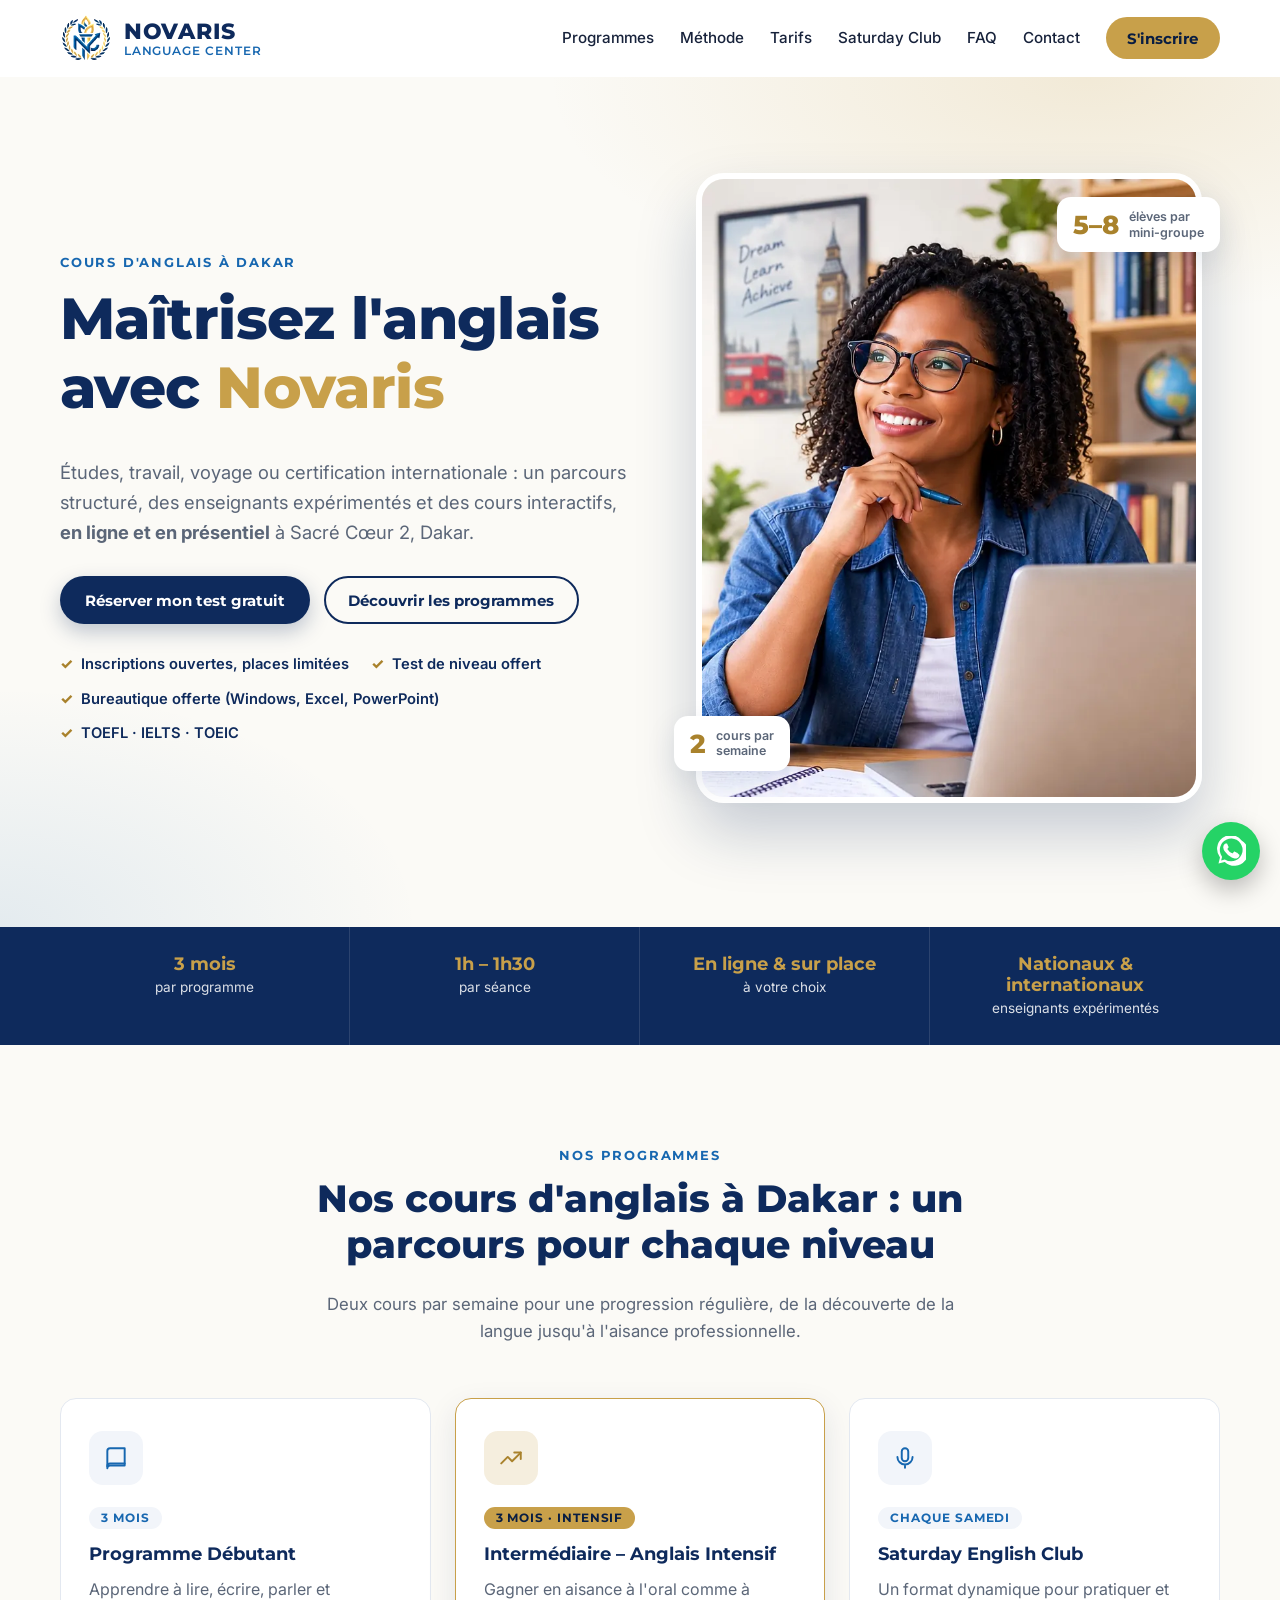
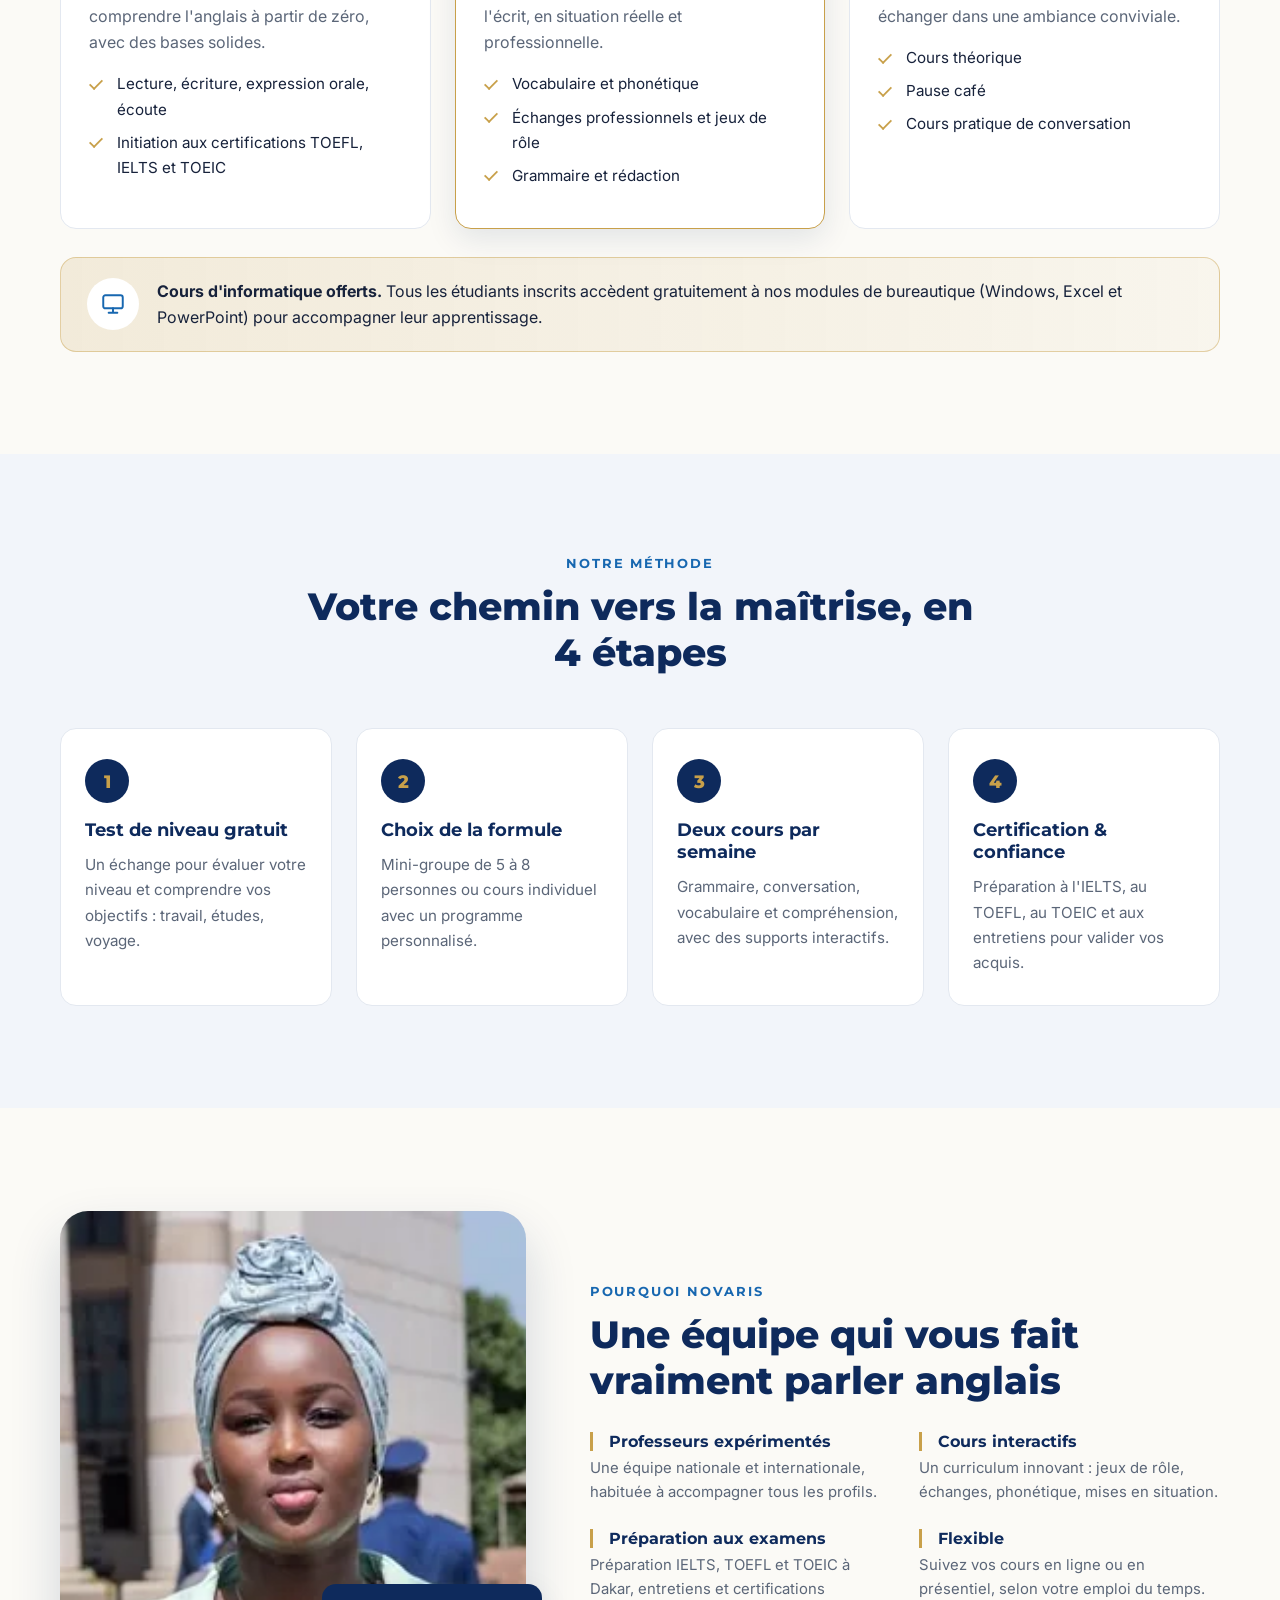
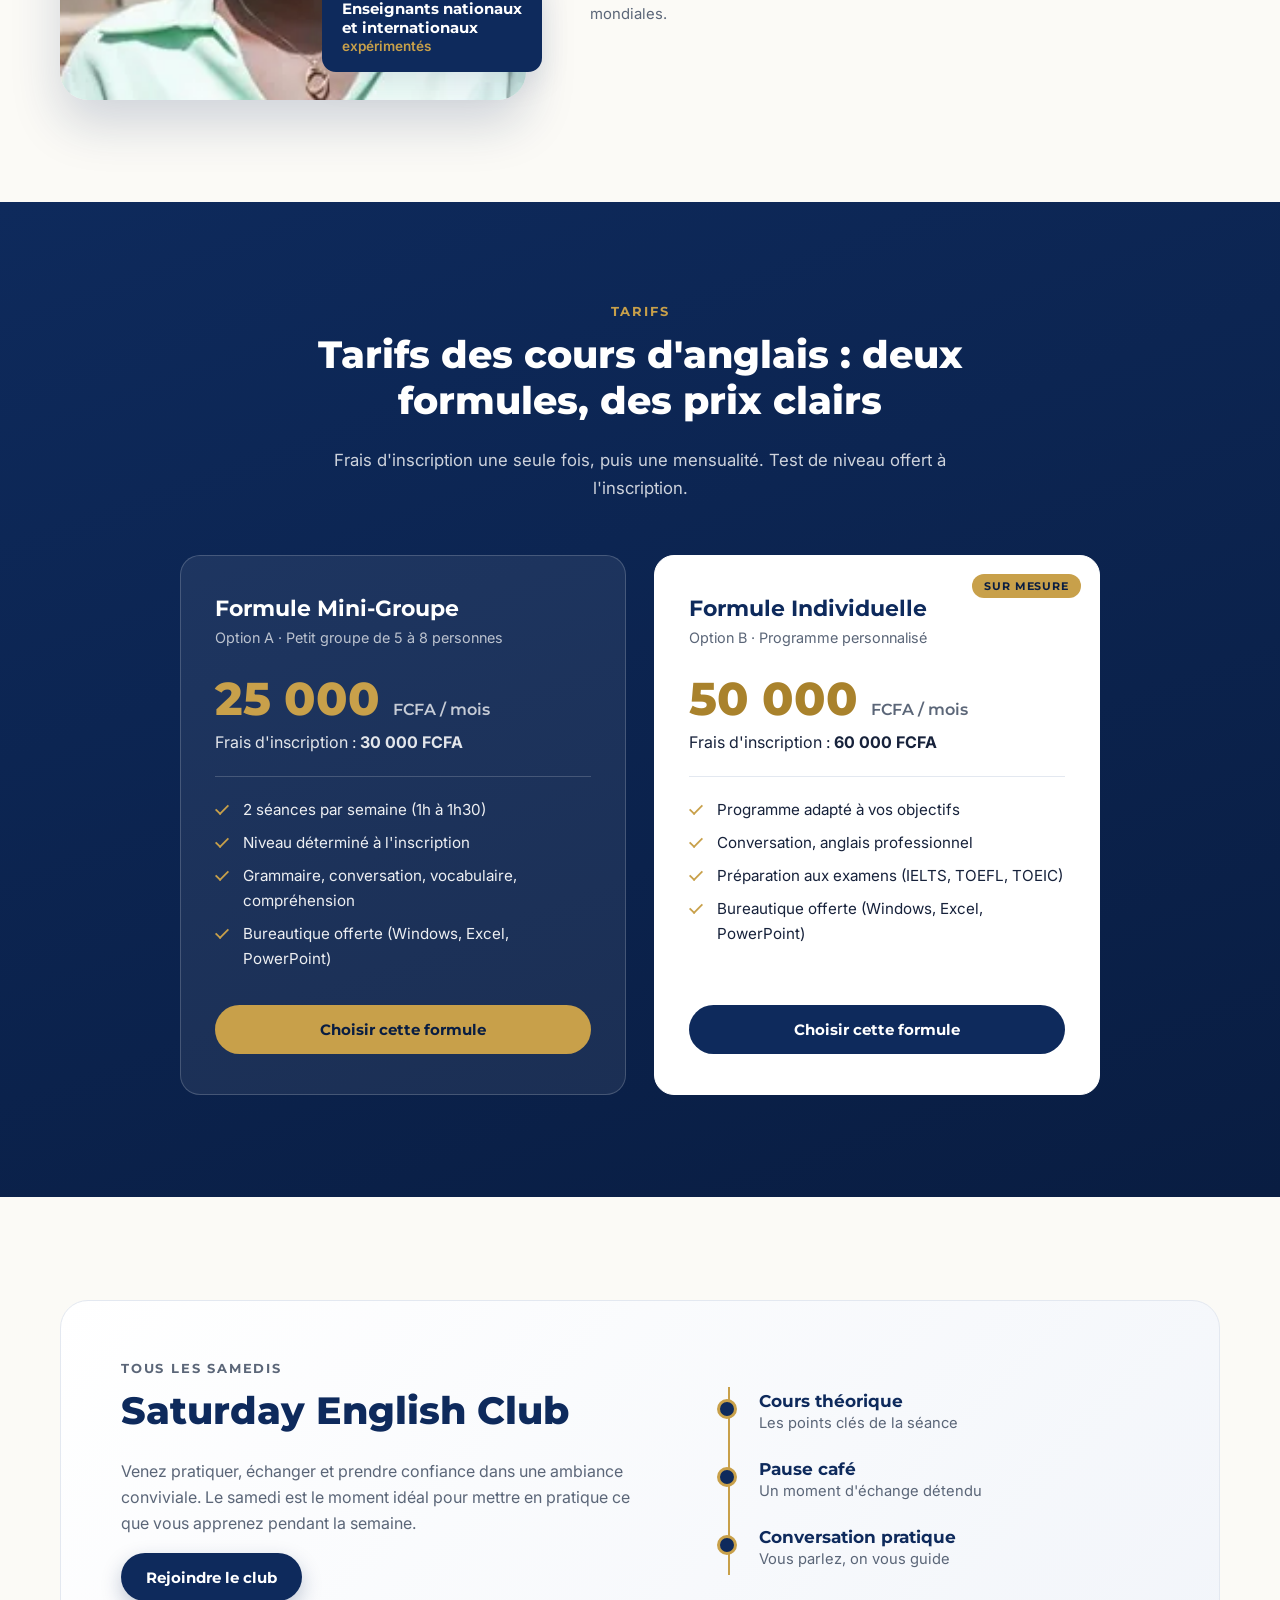
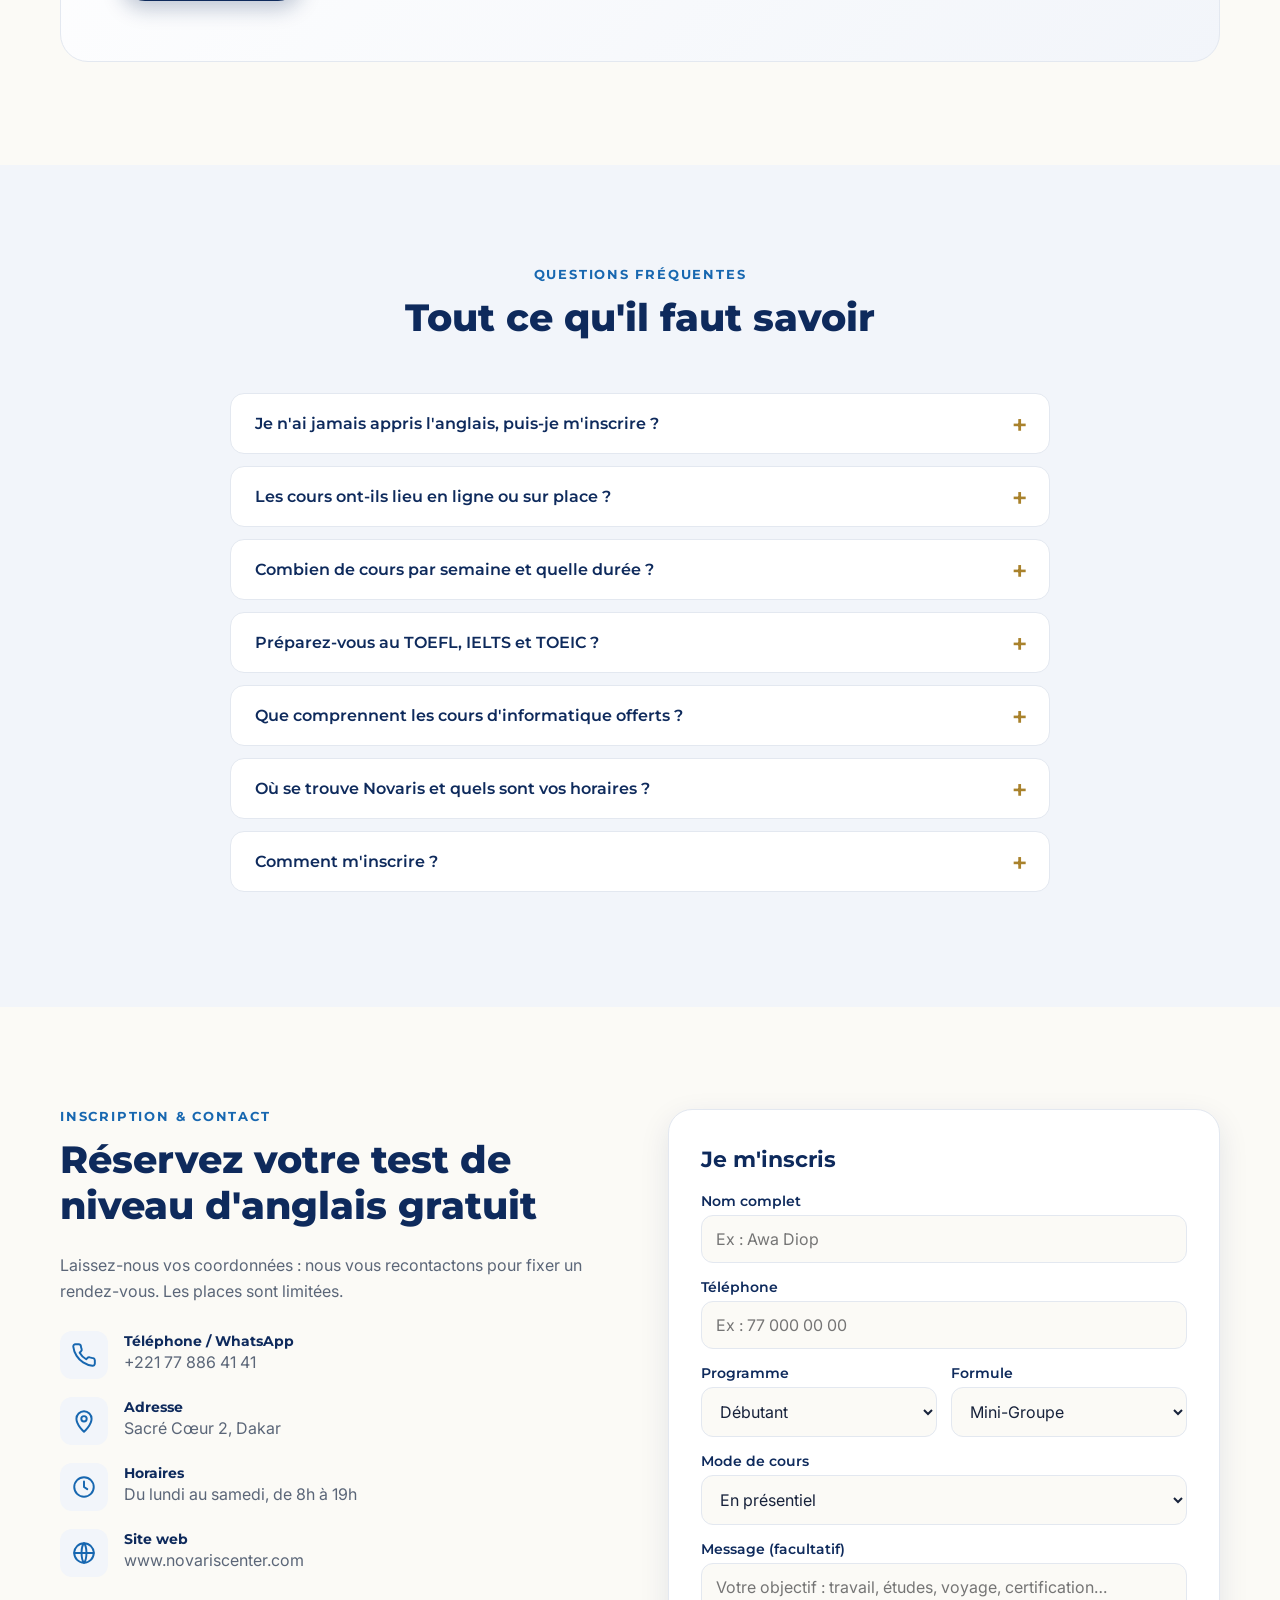
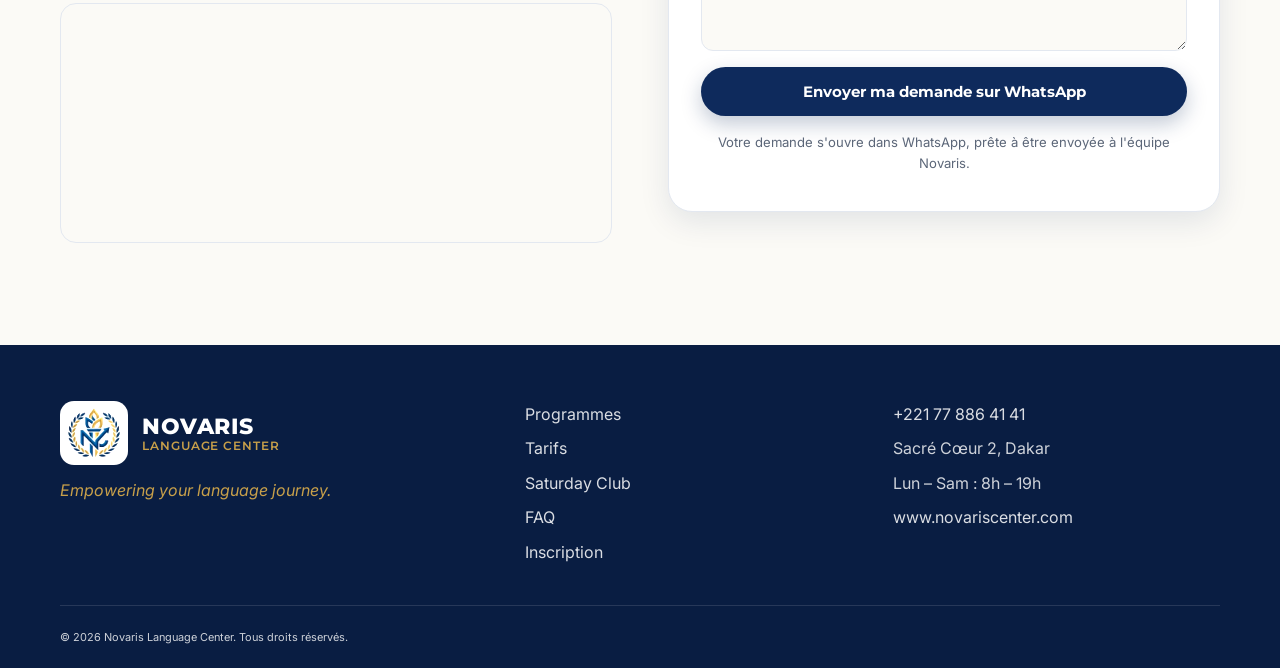
<file: index.html>
<!DOCTYPE html>
<html lang="fr">
<head>
  <meta charset="utf-8">
  <meta name="viewport" content="width=device-width, initial-scale=1">
  <title>Novaris Language Center | Cours d'anglais à Dakar</title>
  <meta name="description" content="Cours d'anglais à Dakar (Sacré Cœur 2) : mini-groupe ou individuel, en ligne ou en présentiel. Préparation TOEFL, IELTS, TOEIC. Test de niveau gratuit.">
  <meta name="robots" content="index, follow, max-image-preview:large">
  <link rel="canonical" href="https://www.novariscenter.com/">
  <meta name="theme-color" content="#0e2a5c">

  <meta property="og:site_name" content="Novaris Language Center">
  <meta property="og:type" content="website">
  <meta property="og:locale" content="fr_FR">
  <meta property="og:url" content="https://www.novariscenter.com/">
  <meta property="og:title" content="Novaris Language Center | Cours d'anglais à Dakar">
  <meta property="og:description" content="Maîtrisez l'anglais avec Novaris : mini-groupes, cours individuels, TOEFL, IELTS, TOEIC. Inscriptions ouvertes, places limitées.">
  <meta property="og:image" content="https://www.novariscenter.com/assets/img/affiche.jpg">
  <meta property="og:image:type" content="image/jpeg">
  <meta property="og:image:width" content="1024">
  <meta property="og:image:height" content="572">
  <meta property="og:image:alt" content="Affiche Novaris Language Center : maîtrisez l'anglais avec Novaris, inscriptions ouvertes">
  <meta name="twitter:card" content="summary_large_image">
  <meta name="twitter:title" content="Novaris Language Center | Cours d'anglais à Dakar">
  <meta name="twitter:description" content="Mini-groupes et cours individuels, en ligne ou en présentiel. Préparation TOEFL, IELTS, TOEIC.">
  <meta name="twitter:image" content="https://www.novariscenter.com/assets/img/affiche.jpg">

  <link rel="icon" href="favicon.ico" sizes="48x48">
  <link rel="icon" type="image/png" sizes="48x48" href="assets/img/favicon-48.png">
  <link rel="icon" type="image/png" sizes="192x192" href="assets/img/icon-192.png">
  <link rel="apple-touch-icon" href="assets/img/apple-touch-icon.png">
  <link rel="preconnect" href="https://fonts.googleapis.com">
  <link rel="preconnect" href="https://fonts.gstatic.com" crossorigin>
  <link href="https://fonts.googleapis.com/css2?family=Inter:wght@400;500;600&family=Montserrat:wght@600;700;800&display=swap" rel="stylesheet">
  <link rel="stylesheet" href="css/style.css">
  <script>document.documentElement.classList.add('js');</script>
  <script type="application/ld+json">
  {
    "@context": "https://schema.org",
    "@graph": [
      {
        "@type": "WebSite",
        "@id": "https://www.novariscenter.com/#website",
        "url": "https://www.novariscenter.com/",
        "name": "Novaris Language Center",
        "inLanguage": "fr",
        "publisher": { "@id": "https://www.novariscenter.com/#organization" }
      },
      {
        "@type": ["EducationalOrganization", "LocalBusiness"],
        "@id": "https://www.novariscenter.com/#organization",
        "name": "Novaris Language Center",
        "alternateName": "Novaris",
        "url": "https://www.novariscenter.com/",
        "description": "Centre de cours d'anglais à Dakar : mini-groupes et cours individuels, en ligne et en présentiel, préparation TOEFL, IELTS et TOEIC.",
        "slogan": "Empowering your language journey",
        "logo": {
          "@type": "ImageObject",
          "url": "https://www.novariscenter.com/assets/img/logo.png",
          "width": 280,
          "height": 280
        },
        "image": "https://www.novariscenter.com/assets/img/affiche.jpg",
        "telephone": "+221778864141",
        "address": {
          "@type": "PostalAddress",
          "streetAddress": "Sacré Cœur 2",
          "addressLocality": "Dakar",
          "addressCountry": "SN"
        },
        "areaServed": { "@type": "City", "name": "Dakar" },
        "knowsLanguage": ["fr", "en"],
        "openingHoursSpecification": [
          {
            "@type": "OpeningHoursSpecification",
            "dayOfWeek": ["Monday", "Tuesday", "Wednesday", "Thursday", "Friday", "Saturday"],
            "opens": "08:00",
            "closes": "19:00"
          }
        ],
        "priceRange": "25 000 - 50 000 FCFA par mois",
        "currenciesAccepted": "XOF",
        "hasOfferCatalog": {
          "@type": "OfferCatalog",
          "name": "Cours d'anglais",
          "itemListElement": [
            {
              "@type": "Offer",
              "name": "Formule Mini-Groupe",
              "price": "25000",
              "priceCurrency": "XOF",
              "description": "Mensualité de 25 000 FCFA, frais d'inscription de 30 000 FCFA. Petit groupe de 5 à 8 personnes, 2 séances par semaine.",
              "itemOffered": {
                "@type": "Course",
                "name": "Cours d'anglais en mini-groupe",
                "description": "Programmes Débutant et Intermédiaire (3 mois chacun), grammaire, conversation, vocabulaire et compréhension."
              }
            },
            {
              "@type": "Offer",
              "name": "Formule Individuelle",
              "price": "50000",
              "priceCurrency": "XOF",
              "description": "Mensualité de 50 000 FCFA, frais d'inscription de 60 000 FCFA. Programme personnalisé.",
              "itemOffered": {
                "@type": "Course",
                "name": "Cours d'anglais individuels",
                "description": "Conversation, anglais professionnel et préparation aux examens (TOEFL, IELTS, TOEIC)."
              }
            }
          ]
        }
      }
    ]
  }
  </script>
</head>
<body>

<a class="skip" href="#contenu">Aller au contenu</a>

<header class="header" id="header">
  <div class="container header__inner">
    <a class="brand" href="#accueil" aria-label="Novaris Language Center, accueil">
      <img src="assets/img/emblem.webp" alt="" width="52" height="48" class="brand__logo">
      <span class="brand__text">
        <strong>NOVARIS</strong>
        <small>Language Center</small>
      </span>
    </a>

    <nav class="nav" id="nav" aria-label="Navigation principale">
      <a href="#programmes">Programmes</a>
      <a href="#methode">Méthode</a>
      <a href="#tarifs">Tarifs</a>
      <a href="#club">Saturday Club</a>
      <a href="#faq">FAQ</a>
      <a href="#contact">Contact</a>
      <a class="btn btn--gold nav__cta" href="#inscription">S'inscrire</a>
    </nav>

    <button class="burger" id="burger" aria-label="Ouvrir le menu" aria-expanded="false" aria-controls="nav">
      <span></span><span></span><span></span>
    </button>
  </div>
</header>

<main id="contenu">

  <!-- HERO -->
  <section class="hero" id="accueil">
    <div class="container hero__grid">
      <div class="hero__copy">
        <h1><span class="h1__kicker">Cours d'anglais à Dakar<span class="sr-only"> : </span></span>Maîtrisez l'anglais<br>avec <span class="gold">Novaris</span></h1>
        <p class="lead">Études, travail, voyage ou certification internationale : un parcours structuré, des enseignants expérimentés et des cours interactifs, <strong>en ligne et en présentiel</strong> à Sacré Cœur 2, Dakar.</p>
        <div class="hero__actions">
          <a class="btn btn--primary" href="#inscription">Réserver mon test gratuit</a>
          <a class="btn btn--ghost" href="#programmes">Découvrir les programmes</a>
        </div>
        <ul class="hero__badges">
          <li>Inscriptions ouvertes, places limitées</li>
          <li>Test de niveau offert</li>
          <li>Bureautique offerte (Windows, Excel, PowerPoint)</li>
          <li>TOEFL · IELTS · TOEIC</li>
        </ul>
      </div>

      <div class="hero__visual">
        <div class="hero__frame">
          <img src="assets/img/hero.webp" alt="Apprenante souriante suivant un cours d'anglais sur ordinateur portable" width="760" height="1024" fetchpriority="high" decoding="async">
        </div>
        <div class="float float--a">
          <span class="float__num">2</span>
          <span class="float__txt">cours par<br>semaine</span>
        </div>
        <div class="float float--b">
          <span class="float__num">5–8</span>
          <span class="float__txt">élèves par<br>mini-groupe</span>
        </div>
      </div>
    </div>
  </section>

  <!-- CHIFFRES / ATOUTS RAPIDES -->
  <section class="strip" aria-label="Nos atouts">
    <div class="container strip__grid">
      <div><strong>3 mois</strong><span>par programme</span></div>
      <div><strong>1h – 1h30</strong><span>par séance</span></div>
      <div><strong>En ligne &amp; sur place</strong><span>à votre choix</span></div>
      <div><strong>Nationaux &amp; internationaux</strong><span>enseignants expérimentés</span></div>
    </div>
  </section>

  <!-- PROGRAMMES -->
  <section class="section" id="programmes">
    <div class="container">
      <header class="section__head reveal">
        <p class="eyebrow">Nos programmes</p>
        <h2>Nos cours d'anglais à Dakar : un parcours pour chaque niveau</h2>
        <p>Deux cours par semaine pour une progression régulière, de la découverte de la langue jusqu'à l'aisance professionnelle.</p>
      </header>

      <div class="cards">
        <article class="card reveal">
          <div class="card__icon" aria-hidden="true">
            <svg viewBox="0 0 24 24"><path d="M4 5.5A2.5 2.5 0 0 1 6.5 3H20v16H6.5A2.5 2.5 0 0 0 4 21.5v-16z"/><path d="M4 19.5A2.5 2.5 0 0 1 6.5 17H20"/></svg>
          </div>
          <span class="tag">3 mois</span>
          <h3>Programme Débutant</h3>
          <p>Apprendre à lire, écrire, parler et comprendre l'anglais à partir de zéro, avec des bases solides.</p>
          <ul class="ticks">
            <li>Lecture, écriture, expression orale, écoute</li>
            <li>Initiation aux certifications TOEFL, IELTS et TOEIC</li>
          </ul>
        </article>

        <article class="card card--featured reveal">
          <div class="card__icon" aria-hidden="true">
            <svg viewBox="0 0 24 24"><path d="M3 17l6-6 4 4 8-8"/><path d="M15 7h6v6"/></svg>
          </div>
          <span class="tag tag--gold">3 mois · Intensif</span>
          <h3>Intermédiaire – Anglais Intensif</h3>
          <p>Gagner en aisance à l'oral comme à l'écrit, en situation réelle et professionnelle.</p>
          <ul class="ticks">
            <li>Vocabulaire et phonétique</li>
            <li>Échanges professionnels et jeux de rôle</li>
            <li>Grammaire et rédaction</li>
          </ul>
        </article>

        <article class="card reveal">
          <div class="card__icon" aria-hidden="true">
            <svg viewBox="0 0 24 24"><path d="M12 15a3 3 0 0 0 3-3V6a3 3 0 0 0-6 0v6a3 3 0 0 0 3 3z"/><path d="M19 11a7 7 0 0 1-14 0M12 18v3"/></svg>
          </div>
          <span class="tag">Chaque samedi</span>
          <h3>Saturday English Club</h3>
          <p>Un format dynamique pour pratiquer et échanger dans une ambiance conviviale.</p>
          <ul class="ticks">
            <li>Cours théorique</li>
            <li>Pause café</li>
            <li>Cours pratique de conversation</li>
          </ul>
        </article>
      </div>

      <div class="banner reveal">
        <div class="banner__icon" aria-hidden="true">
          <svg viewBox="0 0 24 24"><rect x="3" y="4" width="18" height="12" rx="2"/><path d="M8 20h8M12 16v4"/></svg>
        </div>
        <p><strong>Cours d'informatique offerts.</strong> Tous les étudiants inscrits accèdent gratuitement à nos modules de bureautique (Windows, Excel et PowerPoint) pour accompagner leur apprentissage.</p>
      </div>
    </div>
  </section>

  <!-- MÉTHODE -->
  <section class="section section--tint" id="methode">
    <div class="container">
      <header class="section__head reveal">
        <p class="eyebrow">Notre méthode</p>
        <h2>Votre chemin vers la maîtrise, en 4 étapes</h2>
      </header>

      <ol class="steps">
        <li class="reveal">
          <span class="steps__n">1</span>
          <h3>Test de niveau gratuit</h3>
          <p>Un échange pour évaluer votre niveau et comprendre vos objectifs : travail, études, voyage.</p>
        </li>
        <li class="reveal">
          <span class="steps__n">2</span>
          <h3>Choix de la formule</h3>
          <p>Mini-groupe de 5 à 8 personnes ou cours individuel avec un programme personnalisé.</p>
        </li>
        <li class="reveal">
          <span class="steps__n">3</span>
          <h3>Deux cours par semaine</h3>
          <p>Grammaire, conversation, vocabulaire et compréhension, avec des supports interactifs.</p>
        </li>
        <li class="reveal">
          <span class="steps__n">4</span>
          <h3>Certification &amp; confiance</h3>
          <p>Préparation à l'IELTS, au TOEFL, au TOEIC et aux entretiens pour valider vos acquis.</p>
        </li>
      </ol>
    </div>
  </section>

  <!-- POURQUOI NOUS -->
  <section class="section" id="pourquoi">
    <div class="container split">
      <div class="split__media reveal">
        <img src="assets/img/teacher.webp" alt="Une enseignante de l'équipe Novaris" width="291" height="249" loading="lazy" decoding="async">
        <div class="split__chip">
          <strong>Enseignants nationaux<br>et internationaux</strong>
          <span>expérimentés</span>
        </div>
      </div>

      <div class="split__copy reveal">
        <p class="eyebrow">Pourquoi Novaris</p>
        <h2>Une équipe qui vous fait vraiment parler anglais</h2>
        <ul class="features">
          <li>
            <h3>Professeurs expérimentés</h3>
            <p>Une équipe nationale et internationale, habituée à accompagner tous les profils.</p>
          </li>
          <li>
            <h3>Cours interactifs</h3>
            <p>Un curriculum innovant : jeux de rôle, échanges, phonétique, mises en situation.</p>
          </li>
          <li>
            <h3>Préparation aux examens</h3>
            <p>Préparation IELTS, TOEFL et TOEIC à Dakar, entretiens et certifications mondiales.</p>
          </li>
          <li>
            <h3>Flexible</h3>
            <p>Suivez vos cours en ligne ou en présentiel, selon votre emploi du temps.</p>
          </li>
        </ul>
      </div>
    </div>
  </section>

  <!-- TARIFS -->
  <section class="section section--navy" id="tarifs">
    <div class="container">
      <header class="section__head section__head--light reveal">
        <p class="eyebrow eyebrow--gold">Tarifs</p>
        <h2>Tarifs des cours d'anglais : deux formules, des prix clairs</h2>
        <p>Frais d'inscription une seule fois, puis une mensualité. Test de niveau offert à l'inscription.</p>
      </header>

      <div class="pricing">
        <article class="price reveal">
          <h3>Formule Mini-Groupe</h3>
          <p class="price__sub">Option A · Petit groupe de 5 à 8 personnes</p>
          <p class="price__amount">25 000 <span>FCFA / mois</span></p>
          <p class="price__fee">Frais d'inscription : <strong>30 000 FCFA</strong></p>
          <ul class="ticks ticks--light">
            <li>2 séances par semaine (1h à 1h30)</li>
            <li>Niveau déterminé à l'inscription</li>
            <li>Grammaire, conversation, vocabulaire, compréhension</li>
            <li>Bureautique offerte (Windows, Excel, PowerPoint)</li>
          </ul>
          <a class="btn btn--gold" href="#inscription" data-formule="Mini-Groupe">Choisir cette formule</a>
        </article>

        <article class="price price--alt reveal">
          <span class="price__ribbon">Sur mesure</span>
          <h3>Formule Individuelle</h3>
          <p class="price__sub">Option B · Programme personnalisé</p>
          <p class="price__amount">50 000 <span>FCFA / mois</span></p>
          <p class="price__fee">Frais d'inscription : <strong>60 000 FCFA</strong></p>
          <ul class="ticks ticks--light">
            <li>Programme adapté à vos objectifs</li>
            <li>Conversation, anglais professionnel</li>
            <li>Préparation aux examens (IELTS, TOEFL, TOEIC)</li>
            <li>Bureautique offerte (Windows, Excel, PowerPoint)</li>
          </ul>
          <a class="btn btn--gold" href="#inscription" data-formule="Individuelle">Choisir cette formule</a>
        </article>
      </div>
    </div>
  </section>

  <!-- SATURDAY CLUB -->
  <section class="section" id="club">
    <div class="container club reveal">
      <div class="club__copy">
        <p class="eyebrow">Tous les samedis</p>
        <h2>Saturday English Club</h2>
        <p>Venez pratiquer, échanger et prendre confiance dans une ambiance conviviale. Le samedi est le moment idéal pour mettre en pratique ce que vous apprenez pendant la semaine.</p>
        <a class="btn btn--primary" href="#inscription" data-programme="Saturday English Club">Rejoindre le club</a>
      </div>
      <ol class="club__timeline">
        <li><strong>Cours théorique</strong><span>Les points clés de la séance</span></li>
        <li><strong>Pause café</strong><span>Un moment d'échange détendu</span></li>
        <li><strong>Conversation pratique</strong><span>Vous parlez, on vous guide</span></li>
      </ol>
    </div>
  </section>

  <!-- FAQ -->
  <section class="section section--tint" id="faq">
    <div class="container container--narrow">
      <header class="section__head reveal">
        <p class="eyebrow">Questions fréquentes</p>
        <h2>Tout ce qu'il faut savoir</h2>
      </header>

      <div class="faq reveal">
        <details>
          <summary>Je n'ai jamais appris l'anglais, puis-je m'inscrire ?</summary>
          <p>Oui. Le Programme Débutant (3 mois) vous apprend à lire, écrire, parler et comprendre depuis le début. Votre niveau est déterminé lors du test gratuit.</p>
        </details>
        <details>
          <summary>Les cours ont-ils lieu en ligne ou sur place ?</summary>
          <p>Les deux. Vous pouvez suivre les cours en présentiel à Sacré Cœur 2, Dakar, ou en ligne selon votre disponibilité.</p>
        </details>
        <details>
          <summary>Combien de cours par semaine et quelle durée ?</summary>
          <p>Deux séances par semaine, de 1h à 1h30 chacune, pour une progression constante.</p>
        </details>
        <details>
          <summary>Préparez-vous au TOEFL, IELTS et TOEIC ?</summary>
          <p>Oui. Le programme Débutant propose une initiation à ces certifications, et la formule individuelle permet une préparation ciblée aux examens et aux entretiens.</p>
        </details>
        <details>
          <summary>Que comprennent les cours d'informatique offerts ?</summary>
          <p>Il s'agit de cours de bureautique : Windows, Excel et PowerPoint. Tous les étudiants inscrits y accèdent gratuitement, en complément de leur apprentissage de l'anglais.</p>
        </details>
        <details>
          <summary>Où se trouve Novaris et quels sont vos horaires ?</summary>
          <p>Novaris Language Center est situé à Sacré Cœur 2, à Dakar. Nous sommes ouverts du lundi au samedi, de 8h à 19h.</p>
        </details>
        <details>
          <summary>Comment m'inscrire ?</summary>
          <p>Remplissez le formulaire ci-dessous, appelez-nous au +221 77 886 41 41 ou passez nous voir à Sacré Cœur 2. Nous fixons ensuite votre test de niveau gratuit.</p>
        </details>
      </div>
    </div>
  </section>

  <!-- INSCRIPTION / CONTACT -->
  <section class="section" id="inscription">
    <div class="container contact" id="contact">
      <div class="contact__info reveal">
        <p class="eyebrow">Inscription &amp; contact</p>
        <h2>Réservez votre test de niveau d'anglais gratuit</h2>
        <p>Laissez-nous vos coordonnées : nous vous recontactons pour fixer un rendez-vous. Les places sont limitées.</p>

        <ul class="info">
          <li>
            <span class="info__icon" aria-hidden="true"><svg viewBox="0 0 24 24"><path d="M22 16.9v3a2 2 0 0 1-2.2 2 19.8 19.8 0 0 1-8.6-3.1 19.5 19.5 0 0 1-6-6A19.8 19.8 0 0 1 2.1 4.2 2 2 0 0 1 4.1 2h3a2 2 0 0 1 2 1.7c.1 1 .4 1.9.7 2.8a2 2 0 0 1-.5 2.1L8 9.9a16 16 0 0 0 6 6l1.3-1.3a2 2 0 0 1 2.1-.4c.9.3 1.8.6 2.8.7a2 2 0 0 1 1.7 2z"/></svg></span>
            <div><strong>Téléphone / WhatsApp</strong><a href="tel:+221778864141">+221 77 886 41 41</a></div>
          </li>
          <li>
            <span class="info__icon" aria-hidden="true"><svg viewBox="0 0 24 24"><path d="M12 22s7-6.2 7-12a7 7 0 0 0-14 0c0 5.8 7 12 7 12z"/><circle cx="12" cy="10" r="2.5"/></svg></span>
            <div><strong>Adresse</strong><span>Sacré Cœur 2, Dakar</span></div>
          </li>
          <li>
            <span class="info__icon" aria-hidden="true"><svg viewBox="0 0 24 24"><circle cx="12" cy="12" r="9"/><path d="M12 7v5l3 2"/></svg></span>
            <div><strong>Horaires</strong><span>Du lundi au samedi, de 8h à 19h</span></div>
          </li>
          <li>
            <span class="info__icon" aria-hidden="true"><svg viewBox="0 0 24 24"><circle cx="12" cy="12" r="9"/><path d="M3 12h18M12 3c3 3.3 3 14.7 0 18M12 3c-3 3.3-3 14.7 0 18"/></svg></span>
            <div><strong>Site web</strong><a href="https://www.novariscenter.com">www.novariscenter.com</a></div>
          </li>
        </ul>

        <div class="map">
          <iframe title="Carte : Sacré Cœur 2, Dakar" loading="lazy" referrerpolicy="no-referrer-when-downgrade"
            src="https://maps.google.com/maps?q=Sacr%C3%A9%20C%C5%93ur%202%2C%20Dakar&amp;z=15&amp;output=embed"></iframe>
        </div>
      </div>

      <form class="form reveal" id="form" novalidate>
        <h3>Je m'inscris</h3>

        <label for="nom">Nom complet
          <input id="nom" name="nom" type="text" autocomplete="name" required placeholder="Ex : Awa Diop">
        </label>

        <label for="tel">Téléphone
          <input id="tel" name="tel" type="tel" autocomplete="tel" required placeholder="Ex : 77 000 00 00">
        </label>

        <div class="form__row">
          <label for="programme">Programme
            <select id="programme" name="programme">
              <option>Débutant</option>
              <option>Intermédiaire – Anglais Intensif</option>
              <option>Saturday English Club</option>
              <option>Je ne sais pas encore</option>
            </select>
          </label>
          <label for="formule">Formule
            <select id="formule" name="formule">
              <option>Mini-Groupe</option>
              <option>Individuelle</option>
              <option>À définir</option>
            </select>
          </label>
        </div>

        <label for="mode">Mode de cours
          <select id="mode" name="mode">
            <option>En présentiel</option>
            <option>En ligne</option>
          </select>
        </label>

        <label for="message">Message (facultatif)
          <textarea id="message" name="message" rows="3" placeholder="Votre objectif : travail, études, voyage, certification…"></textarea>
        </label>

        <button class="btn btn--primary btn--block" type="submit">Envoyer ma demande sur WhatsApp</button>
        <p class="form__note" id="formNote" role="status">Votre demande s'ouvre dans WhatsApp, prête à être envoyée à l'équipe Novaris.</p>
      </form>
    </div>
  </section>

</main>

<footer class="footer">
  <div class="container footer__grid">
    <div class="footer__brand">
      <div class="footer__logo">
        <img src="assets/img/emblem.webp" alt="" width="64" height="59" loading="lazy">
        <span><strong>NOVARIS</strong><small>Language Center</small></span>
      </div>
      <p>Empowering your language journey.</p>
    </div>

    <nav class="footer__nav" aria-label="Pied de page">
      <a href="#programmes">Programmes</a>
      <a href="#tarifs">Tarifs</a>
      <a href="#club">Saturday Club</a>
      <a href="#faq">FAQ</a>
      <a href="#inscription">Inscription</a>
    </nav>

    <div class="footer__contact">
      <a href="tel:+221778864141">+221 77 886 41 41</a>
      <span>Sacré Cœur 2, Dakar</span>
      <span>Lun – Sam : 8h – 19h</span>
      <a href="https://www.novariscenter.com">www.novariscenter.com</a>
    </div>
  </div>
  <div class="container footer__bottom">
    <small>© <span id="year">2026</span> Novaris Language Center. Tous droits réservés.</small>
  </div>
</footer>

<a class="wa" href="https://wa.me/221778864141?text=Bonjour%20Novaris%2C%20je%20souhaite%20des%20informations%20sur%20vos%20cours%20d'anglais." target="_blank" rel="noopener" aria-label="Nous écrire sur WhatsApp">
  <svg viewBox="0 0 24 24" aria-hidden="true"><path d="M20.5 3.5A11 11 0 0 0 3.2 17.1L2 22l5-1.3A11 11 0 1 0 20.5 3.5zM12 20.2a9.1 9.1 0 0 1-4.6-1.3l-.3-.2-3 .8.8-2.9-.2-.3A9.1 9.1 0 1 1 12 20.2zm5-6.8c-.3-.1-1.6-.8-1.9-.9s-.5-.1-.7.1-.8.9-.9 1.1-.3.2-.6.1a7.4 7.4 0 0 1-3.7-3.2c-.3-.5.3-.5.8-1.5a.6.6 0 0 0 0-.5l-.9-2.1c-.2-.5-.5-.5-.7-.5h-.6a1.2 1.2 0 0 0-.9.4 3.6 3.6 0 0 0-1.1 2.7 6.3 6.3 0 0 0 1.3 3.3 14.4 14.4 0 0 0 5.5 4.8c2 .8 2.8.9 3.8.7a3.2 3.2 0 0 0 2.1-1.5 2.6 2.6 0 0 0 .2-1.5c-.1-.1-.3-.2-.6-.3z"/></svg>
</a>

<script src="js/main.js"></script>
</body>
</html>
</file>
<file: css/style.css>
:root {
  --navy: #0e2a5c;
  --navy-dark: #091d42;
  --blue: #1767b0;
  --gold: #c8a04a;
  --gold-dark: #a9822c;
  --ink: #17223b;
  --muted: #5b6678;
  --paper: #fbfaf6;
  --tint: #f2f5fa;
  --line: #e3e8f0;
  --radius: 16px;
  --shadow: 0 10px 30px rgba(14, 42, 92, .10);
  --font-head: "Montserrat", system-ui, sans-serif;
  --font-body: "Inter", system-ui, -apple-system, "Segoe UI", sans-serif;
}

*, *::before, *::after { box-sizing: border-box; }
html { scroll-behavior: smooth; scroll-padding-top: 84px; }
body {
  margin: 0;
  font-family: var(--font-body);
  color: var(--ink);
  background: var(--paper);
  line-height: 1.65;
  -webkit-font-smoothing: antialiased;
}
img { max-width: 100%; height: auto; display: block; }
a { color: var(--blue); text-decoration: none; }
a:hover { text-decoration: underline; }
h1, h2, h3 { font-family: var(--font-head); color: var(--navy); line-height: 1.2; margin: 0 0 .6em; }
h1 { font-size: clamp(2.2rem, 5vw, 3.6rem); font-weight: 800; letter-spacing: -.01em; }
h2 { font-size: clamp(1.7rem, 3.4vw, 2.4rem); font-weight: 800; }
h3 { font-size: 1.15rem; font-weight: 700; }
p { margin: 0 0 1em; }
ul, ol { margin: 0; padding: 0; list-style: none; }

.container { width: min(1160px, 100% - 40px); margin-inline: auto; }
.container--narrow { width: min(820px, 100% - 40px); }
.gold { color: var(--gold); }
.skip { position: absolute; left: -999px; top: 8px; background: var(--navy); color: #fff; padding: 8px 14px; border-radius: 8px; z-index: 100; }
.skip:focus { left: 12px; }
:focus-visible { outline: 3px solid var(--gold); outline-offset: 3px; border-radius: 6px; }

/* ---------- Buttons ---------- */
.btn {
  display: inline-flex; align-items: center; justify-content: center;
  padding: .85em 1.5em; border-radius: 999px; border: 2px solid transparent;
  font: 700 .95rem var(--font-head); cursor: pointer; text-decoration: none !important;
  transition: transform .15s ease, box-shadow .15s ease, background .15s ease, color .15s ease;
}
.btn:hover { transform: translateY(-2px); }
.btn--primary { background: var(--navy); color: #fff; box-shadow: 0 8px 20px rgba(14,42,92,.25); }
.btn--primary:hover { background: var(--blue); }
.btn--gold { background: var(--gold); color: var(--navy-dark); }
.btn--gold:hover { background: #d7b15c; }
.btn--ghost { border-color: var(--navy); color: var(--navy); background: transparent; }
.btn--ghost:hover { background: var(--navy); color: #fff; }
.btn--block { width: 100%; }

/* ---------- Header ---------- */
.header {
  position: sticky; top: 0; z-index: 50;
  background: #fff;
  border-bottom: 1px solid transparent; transition: border-color .2s, box-shadow .2s;
}
.header.is-scrolled { border-color: var(--line); box-shadow: 0 4px 18px rgba(14,42,92,.07); }
.header__inner { display: flex; align-items: center; justify-content: space-between; height: 76px; }
.brand { display: flex; align-items: center; gap: 12px; text-decoration: none !important; }
.brand__logo { mix-blend-mode: multiply; filter: brightness(1.1) contrast(1.18); height: 48px; width: auto; }
.brand__text { display: flex; flex-direction: column; line-height: 1.1; }
.brand__text strong { font: 800 1.35rem var(--font-head); color: var(--navy); letter-spacing: .04em; }
.brand__text small { font: 600 .72rem var(--font-head); color: var(--blue); letter-spacing: .08em; text-transform: uppercase; }

.nav { display: flex; align-items: center; gap: 26px; }
.nav a:not(.btn) { color: var(--ink); font-weight: 500; font-size: .95rem; text-decoration: none; position: relative; }
.nav a:not(.btn)::after { content: ""; position: absolute; left: 0; bottom: -6px; width: 0; height: 2px; background: var(--gold); transition: width .2s; }
.nav a:not(.btn):hover::after { width: 100%; }
.nav__cta { padding: .6em 1.3em; }

.burger { display: none; width: 44px; height: 44px; border: 0; background: transparent; cursor: pointer; padding: 10px; }
.burger span { display: block; height: 2px; background: var(--navy); margin: 6px 0; border-radius: 2px; transition: transform .2s, opacity .2s; }
.burger[aria-expanded="true"] span:nth-child(1) { transform: translateY(8px) rotate(45deg); }
.burger[aria-expanded="true"] span:nth-child(2) { opacity: 0; }
.burger[aria-expanded="true"] span:nth-child(3) { transform: translateY(-8px) rotate(-45deg); }

/* ---------- Hero ---------- */
.hero {
  position: relative; overflow: hidden;
  padding: clamp(48px, 8vw, 96px) 0 clamp(56px, 8vw, 100px);
  background:
    radial-gradient(900px 400px at 85% 0%, rgba(200,160,74,.18), transparent 60%),
    radial-gradient(700px 400px at 0% 100%, rgba(23,103,176,.10), transparent 60%),
    var(--paper);
}
.hero__grid { display: grid; grid-template-columns: 1.05fr .95fr; gap: 56px; align-items: center; }
.eyebrow { font: 700 .8rem var(--font-head); letter-spacing: .14em; text-transform: uppercase; color: var(--blue); margin-bottom: 1em; }
.eyebrow--gold { color: var(--gold); }
.lead { font-size: 1.15rem; color: var(--muted); max-width: 54ch; }
.hero__actions { display: flex; flex-wrap: wrap; gap: 14px; margin: 28px 0; }
.hero__badges { display: flex; flex-wrap: wrap; gap: 10px 22px; color: var(--navy); font-weight: 600; font-size: .92rem; }
.hero__badges li::before { content: "✓"; color: var(--gold-dark); font-weight: 800; margin-right: 8px; }

.hero__visual { position: relative; padding: 0 18px 24px 0; }
.hero__frame { border-radius: 28px; overflow: hidden; box-shadow: 0 30px 60px rgba(14,42,92,.22); border: 6px solid #fff; }
.hero__frame img { width: 100%; aspect-ratio: 4 / 5; object-fit: cover; object-position: center top; }
.hero__visual::before { content: ""; position: absolute; inset: 22px 0 0 22px; border-radius: 28px; border: 2px solid var(--gold); z-index: -1; }
.float {
  position: absolute; display: flex; align-items: center; gap: 10px;
  background: #fff; border-radius: 14px; padding: 12px 16px; box-shadow: var(--shadow);
}
.float__num { font: 800 1.6rem var(--font-head); color: var(--gold-dark); }
.float__txt { font-size: .78rem; line-height: 1.25; color: var(--muted); font-weight: 600; }
.float--a { left: -22px; bottom: 56px; }
.float--b { right: 0; top: 24px; }

/* ---------- Strip ---------- */
.strip { background: var(--navy); color: #fff; }
.strip__grid { display: grid; grid-template-columns: repeat(4, 1fr); }
.strip__grid div { padding: 26px 18px; text-align: center; border-right: 1px solid rgba(255,255,255,.12); display: flex; flex-direction: column; gap: 2px; }
.strip__grid div:last-child { border-right: 0; }
.strip__grid strong { font: 700 1.1rem var(--font-head); color: var(--gold); }
.strip__grid span { font-size: .85rem; opacity: .85; }

/* ---------- Sections ---------- */
.section { padding: clamp(60px, 8vw, 104px) 0; }
.section--tint { background: var(--tint); }
.section--navy { background: linear-gradient(160deg, var(--navy) 0%, var(--navy-dark) 100%); color: #fff; }
.section__head { max-width: 680px; margin: 0 auto 52px; text-align: center; }
.section__head p:last-child { color: var(--muted); font-size: 1.05rem; margin-bottom: 0; }
.section__head--light h2 { color: #fff; }
.section__head--light p:last-child { color: rgba(255,255,255,.8); }

/* Cards */
.cards { display: grid; grid-template-columns: repeat(3, 1fr); gap: 24px; }
.card {
  position: relative; background: #fff; border: 1px solid var(--line); border-radius: var(--radius);
  padding: 32px 28px; transition: transform .2s, box-shadow .2s;
}
.card:hover { transform: translateY(-6px); box-shadow: var(--shadow); }
.card--featured { border-color: var(--gold); box-shadow: var(--shadow); }
.card__icon { width: 54px; height: 54px; border-radius: 14px; background: var(--tint); display: grid; place-items: center; margin-bottom: 18px; }
.card__icon svg, .banner__icon svg, .info__icon svg { width: 26px; height: 26px; fill: none; stroke: var(--blue); stroke-width: 1.8; stroke-linecap: round; stroke-linejoin: round; }
.card--featured .card__icon { background: rgba(200,160,74,.18); }
.card--featured .card__icon svg { stroke: var(--gold-dark); }
.tag { display: inline-block; font: 700 .72rem var(--font-head); letter-spacing: .08em; text-transform: uppercase; background: var(--tint); color: var(--blue); padding: 4px 12px; border-radius: 999px; margin-bottom: 14px; }
.tag--gold { background: var(--gold); color: var(--navy-dark); }
.card p { color: var(--muted); }

.ticks li { position: relative; padding-left: 28px; margin-bottom: 8px; font-size: .95rem; }
.ticks li::before { content: ""; position: absolute; left: 0; top: .5em; width: 14px; height: 8px; border-left: 2.5px solid var(--gold); border-bottom: 2.5px solid var(--gold); transform: rotate(-45deg) scale(.9); }
.ticks--light li { color: rgba(255,255,255,.92); }

.banner { display: flex; align-items: center; gap: 18px; margin-top: 28px; background: linear-gradient(90deg, rgba(200,160,74,.16), rgba(200,160,74,.05)); border: 1px solid rgba(200,160,74,.45); border-radius: var(--radius); padding: 20px 26px; }
.banner p { margin: 0; }
.banner__icon { flex: none; width: 52px; height: 52px; border-radius: 50%; background: #fff; display: grid; place-items: center; }

/* Steps */
.steps { display: grid; grid-template-columns: repeat(4, 1fr); gap: 24px; counter-reset: s; }
.steps li { background: #fff; border-radius: var(--radius); padding: 30px 24px; border: 1px solid var(--line); position: relative; }
.steps__n { display: grid; place-items: center; width: 44px; height: 44px; border-radius: 50%; background: var(--navy); color: var(--gold); font: 800 1.1rem var(--font-head); margin-bottom: 16px; }
.steps p { color: var(--muted); font-size: .95rem; margin: 0; }

/* Split */
.split { display: grid; grid-template-columns: .85fr 1.15fr; gap: 64px; align-items: center; }
.split__media { position: relative; }
.split__media img { width: 100%; border-radius: 28px; box-shadow: 0 24px 50px rgba(14,42,92,.18); aspect-ratio: 1 / 1.05; object-fit: cover; object-position: top; }
.split__chip { position: absolute; right: -16px; bottom: 28px; background: var(--navy); color: #fff; padding: 16px 20px; border-radius: 14px; box-shadow: var(--shadow); font-size: .85rem; line-height: 1.3; }
.split__chip strong { display: block; font-family: var(--font-head); font-size: .92rem; }
.split__chip span { color: var(--gold); font-weight: 600; }
.features { display: grid; grid-template-columns: 1fr 1fr; gap: 24px 28px; margin-top: 28px; }
.features h3 { font-size: 1rem; margin-bottom: .3em; padding-left: 16px; border-left: 3px solid var(--gold); }
.features p { color: var(--muted); font-size: .93rem; margin: 0; }

/* Pricing */
.pricing { display: grid; grid-template-columns: repeat(2, 1fr); gap: 28px; max-width: 920px; margin: 0 auto; }
.price { position: relative; background: rgba(255,255,255,.07); border: 1px solid rgba(255,255,255,.18); border-radius: 20px; padding: 40px 34px; display: flex; flex-direction: column; }
.price--alt { background: #fff; color: var(--ink); border-color: #fff; }
.price h3 { color: #fff; font-size: 1.35rem; margin-bottom: .2em; }
.price__sub { color: rgba(255,255,255,.7); font-size: .9rem; }
.price__amount { font: 800 2.9rem var(--font-head); color: var(--gold); margin: .2em 0 .1em; line-height: 1.1; }
.price__amount span { font-size: 1rem; font-weight: 600; color: rgba(255,255,255,.75); }
.price__fee { padding-bottom: 20px; margin-bottom: 20px; border-bottom: 1px solid rgba(255,255,255,.18); color: rgba(255,255,255,.88); }
.price .ticks { flex: 1; margin-bottom: 26px; }
.price__ribbon { position: absolute; top: 18px; right: 18px; background: var(--gold); color: var(--navy-dark); font: 700 .7rem var(--font-head); letter-spacing: .08em; text-transform: uppercase; padding: 5px 12px; border-radius: 999px; }
.price--alt h3 { color: var(--navy); }
.price--alt .price__sub { color: var(--muted); }
.price--alt .price__amount { color: var(--gold-dark); }
.price--alt .price__amount span { color: var(--muted); }
.price--alt .price__fee { color: var(--ink); border-color: var(--line); }
.price--alt .ticks--light li { color: var(--ink); }
.price--alt .btn--gold { background: var(--navy); color: #fff; }
.price--alt .btn--gold:hover { background: var(--blue); }

/* Club */
.club { display: grid; grid-template-columns: 1.1fr .9fr; gap: 56px; align-items: center; background: linear-gradient(135deg, #fff 0%, var(--tint) 100%); border: 1px solid var(--line); border-radius: 28px; padding: clamp(32px, 5vw, 60px); }
.club__copy p { color: var(--muted); }
.club__timeline { position: relative; padding-left: 34px; }
.club__timeline::before { content: ""; position: absolute; left: 11px; top: 8px; bottom: 8px; width: 2px; background: var(--gold); }
.club__timeline li { position: relative; padding: 12px 0 12px 8px; display: flex; flex-direction: column; }
.club__timeline li::before { content: ""; position: absolute; left: -31px; top: 20px; width: 14px; height: 14px; border-radius: 50%; background: var(--navy); border: 3px solid var(--gold); box-sizing: content-box; margin-left: -3px; }
.club__timeline strong { font: 700 1.05rem var(--font-head); color: var(--navy); }
.club__timeline span { color: var(--muted); font-size: .92rem; }

/* FAQ */
.faq details { background: #fff; border: 1px solid var(--line); border-radius: 14px; margin-bottom: 12px; overflow: hidden; }
.faq summary { cursor: pointer; list-style: none; padding: 20px 56px 20px 24px; font: 600 1rem var(--font-head); color: var(--navy); position: relative; }
.faq summary::-webkit-details-marker { display: none; }
.faq summary::after { content: "+"; position: absolute; right: 22px; top: 50%; transform: translateY(-50%); font-size: 1.6rem; color: var(--gold-dark); transition: transform .2s; }
.faq details[open] summary::after { transform: translateY(-50%) rotate(45deg); }
.faq details[open] { border-color: var(--gold); }
.faq details p { padding: 0 24px 22px; margin: 0; color: var(--muted); }

/* Contact */
.contact { display: grid; grid-template-columns: 1fr 1fr; gap: 56px; align-items: start; }
.contact__info > p:not(.eyebrow) { color: var(--muted); }
.info { margin: 26px 0; display: grid; gap: 18px; }
.info li { display: flex; gap: 16px; align-items: center; }
.info__icon { flex: none; width: 48px; height: 48px; border-radius: 12px; background: var(--tint); display: grid; place-items: center; }
.info strong { display: block; font: 700 .85rem var(--font-head); color: var(--navy); }
.info a, .info span:not(.info__icon) { color: var(--muted); }
.map { border-radius: var(--radius); overflow: hidden; border: 1px solid var(--line); height: 240px; }
.map iframe { width: 100%; height: 100%; border: 0; }

.form { background: #fff; border: 1px solid var(--line); border-radius: 24px; padding: 36px 32px; box-shadow: var(--shadow); display: grid; gap: 16px; }
.form h3 { font-size: 1.4rem; margin: 0 0 4px; }
.form label { display: grid; gap: 6px; font: 600 .85rem var(--font-head); color: var(--navy); }
.form input, .form select, .form textarea {
  font: 400 1rem var(--font-body); color: var(--ink); width: 100%;
  padding: 13px 14px; border: 1.5px solid var(--line); border-radius: 12px; background: var(--paper); transition: border-color .15s, box-shadow .15s;
}
.form input:focus, .form select:focus, .form textarea:focus { outline: 0; border-color: var(--blue); box-shadow: 0 0 0 4px rgba(23,103,176,.12); background: #fff; }
.form input.is-invalid { border-color: #c0392b; box-shadow: 0 0 0 4px rgba(192,57,43,.1); }
.form__row { display: grid; grid-template-columns: 1fr 1fr; gap: 14px; }
.form__note { font-size: .82rem; color: var(--muted); margin: 0; text-align: center; }
.form__note.is-error { color: #c0392b; font-weight: 600; }

/* Footer */
.footer { background: var(--navy-dark); color: rgba(255,255,255,.8); padding-top: 56px; }
.footer__grid { display: grid; grid-template-columns: 1.3fr 1fr 1fr; gap: 40px; padding-bottom: 40px; }
.footer__logo { display: flex; align-items: center; gap: 14px; margin-bottom: 12px; }
.footer__logo img { filter: brightness(1.1) contrast(1.18); background: #fff; border-radius: 14px; padding: 6px; height: 64px; width: auto; }
.footer__logo span { display: flex; flex-direction: column; line-height: 1.1; }
.footer__logo strong { font: 800 1.35rem var(--font-head); color: #fff; letter-spacing: .04em; }
.footer__logo small { color: var(--gold); font: 600 .72rem var(--font-head); letter-spacing: .08em; text-transform: uppercase; }
.footer__brand p { font-style: italic; color: var(--gold); margin: 0; }
.footer a { color: rgba(255,255,255,.85); }
.footer__nav, .footer__contact { display: flex; flex-direction: column; gap: 8px; }
.footer__bottom { border-top: 1px solid rgba(255,255,255,.12); padding: 20px 0; font-size: .82rem; }

/* WhatsApp floating button */
.wa { position: fixed; right: 20px; bottom: 20px; z-index: 60; width: 58px; height: 58px; border-radius: 50%; background: #25d366; display: grid; place-items: center; box-shadow: 0 10px 24px rgba(0,0,0,.25); transition: transform .15s; }
.wa:hover { transform: scale(1.08); }
.wa svg { width: 30px; height: 30px; fill: #fff; }

/* Reveal on scroll (only when JS is on) */
.js .reveal { opacity: 0; transform: translateY(24px); transition: opacity .6s ease, transform .6s ease; }
.js .reveal.is-visible { opacity: 1; transform: none; }
@media (prefers-reduced-motion: reduce) {
  html { scroll-behavior: auto; }
  .js .reveal { opacity: 1; transform: none; transition: none; }
  .btn, .card, .wa { transition: none; }
}

/* ---------- Responsive ---------- */
@media (max-width: 980px) {
  .hero__grid, .split, .club, .contact { grid-template-columns: 1fr; gap: 40px; }
  .hero__visual { max-width: 520px; margin: 0 auto; width: 100%; }
  .cards { grid-template-columns: 1fr; max-width: 560px; margin-inline: auto; }
  .steps { grid-template-columns: 1fr 1fr; }
  .strip__grid { grid-template-columns: 1fr 1fr; }
  .strip__grid div:nth-child(2) { border-right: 0; }
  .strip__grid div:nth-child(-n+2) { border-bottom: 1px solid rgba(255,255,255,.12); }
  .split__media { max-width: 420px; margin: 0 auto; }
  .split__chip { right: 8px; }
  .footer__grid { grid-template-columns: 1fr 1fr; }
  .footer__brand { grid-column: 1 / -1; }

  .burger { display: block; }
  .nav {
    position: absolute; top: 76px; left: 0; right: 0; flex-direction: column; align-items: stretch; gap: 0;
    background: #fff; border-bottom: 1px solid var(--line); box-shadow: 0 16px 24px rgba(14,42,92,.1);
    padding: 8px 20px 20px; display: none;
  }
  .nav.is-open { display: flex; }
  .nav a:not(.btn) { padding: 14px 4px; border-bottom: 1px solid var(--line); }
  .nav a:not(.btn)::after { display: none; }
  .nav__cta { margin-top: 14px; }
}
@media (max-width: 640px) {
  .pricing, .features, .steps, .form__row { grid-template-columns: 1fr; }
  .footer__grid { grid-template-columns: 1fr; }
  .float--a { left: 0; }
  .banner { flex-direction: column; text-align: center; }
  .form { padding: 28px 20px; }
  .brand__text strong { font-size: 1.15rem; }
}

/* SEO : mot-clé local dans le H1, présenté comme un sur-titre */
.h1__kicker { display: block; font: 700 .8rem var(--font-head); letter-spacing: .14em; text-transform: uppercase; color: var(--blue); margin-bottom: 1.1em; }
.sr-only { position: absolute; width: 1px; height: 1px; margin: -1px; padding: 0; overflow: hidden; clip: rect(0, 0, 0, 0); white-space: nowrap; border: 0; }
</file>
